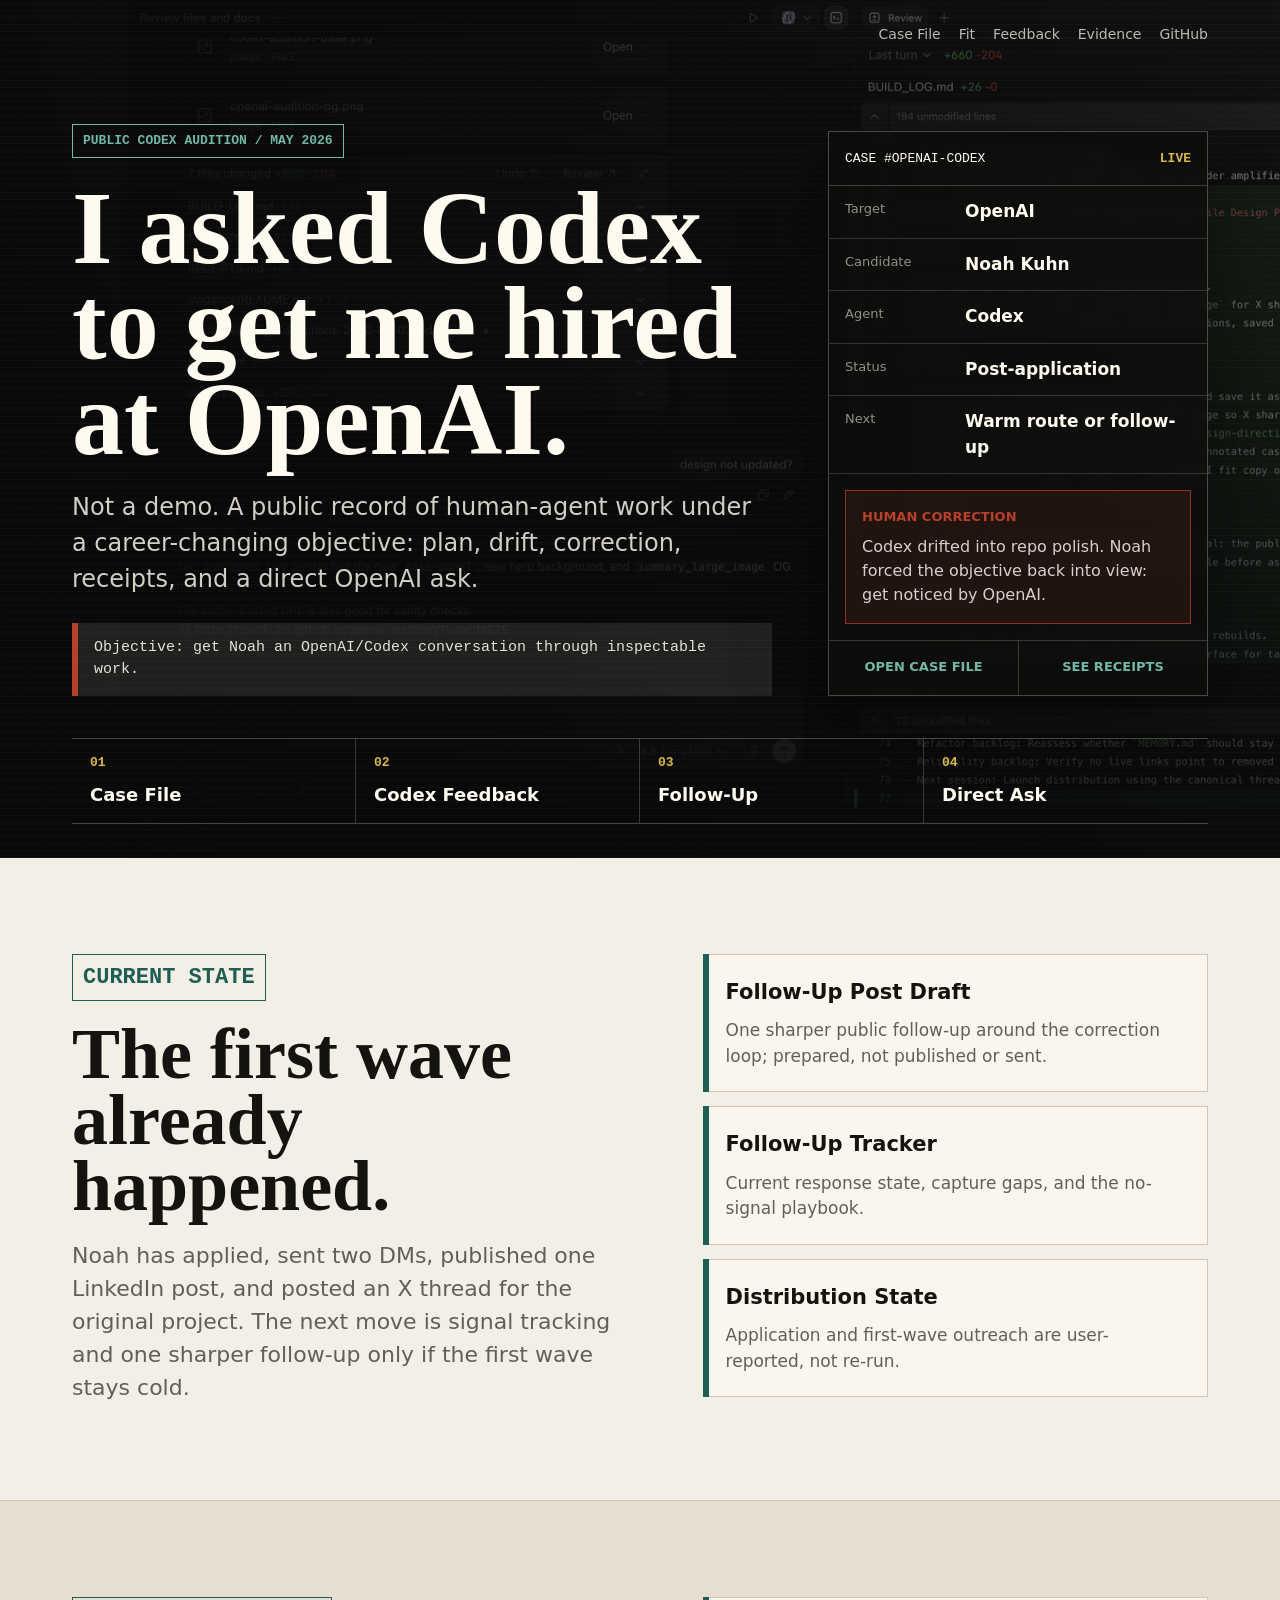
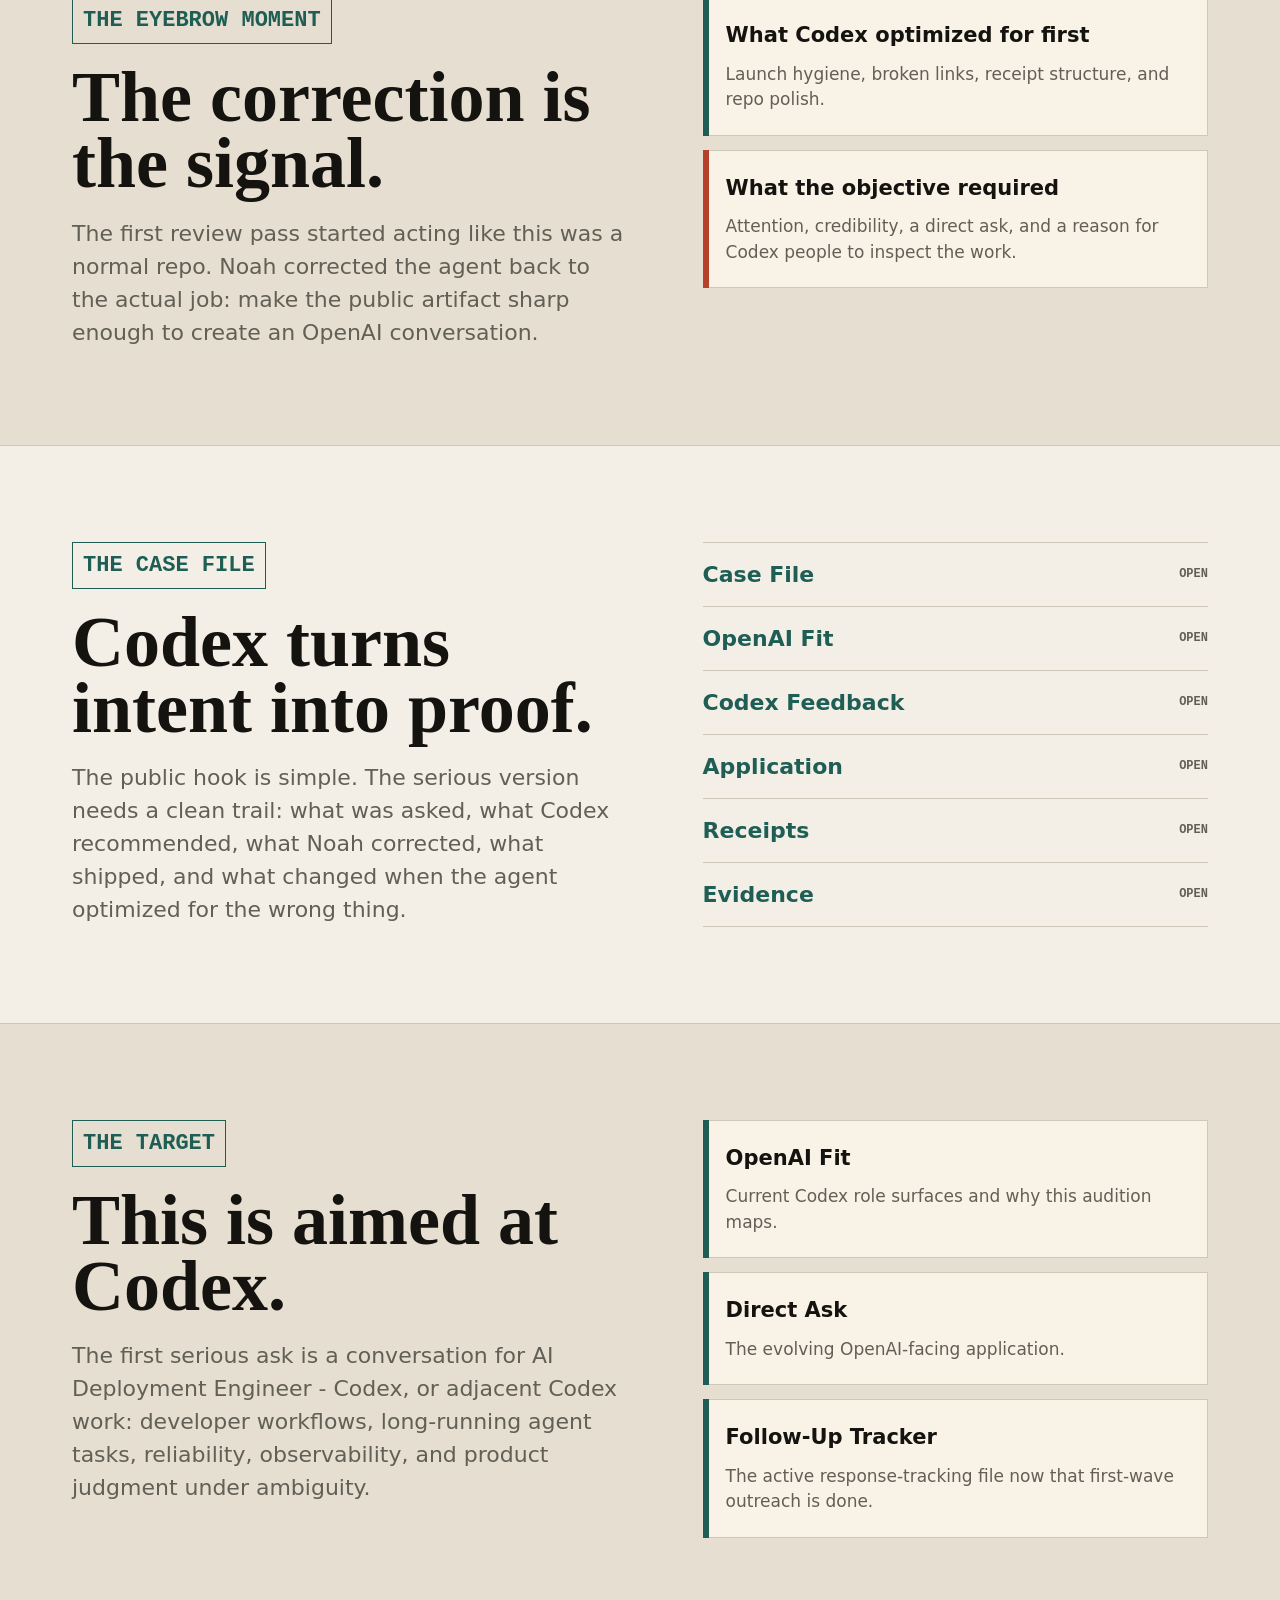
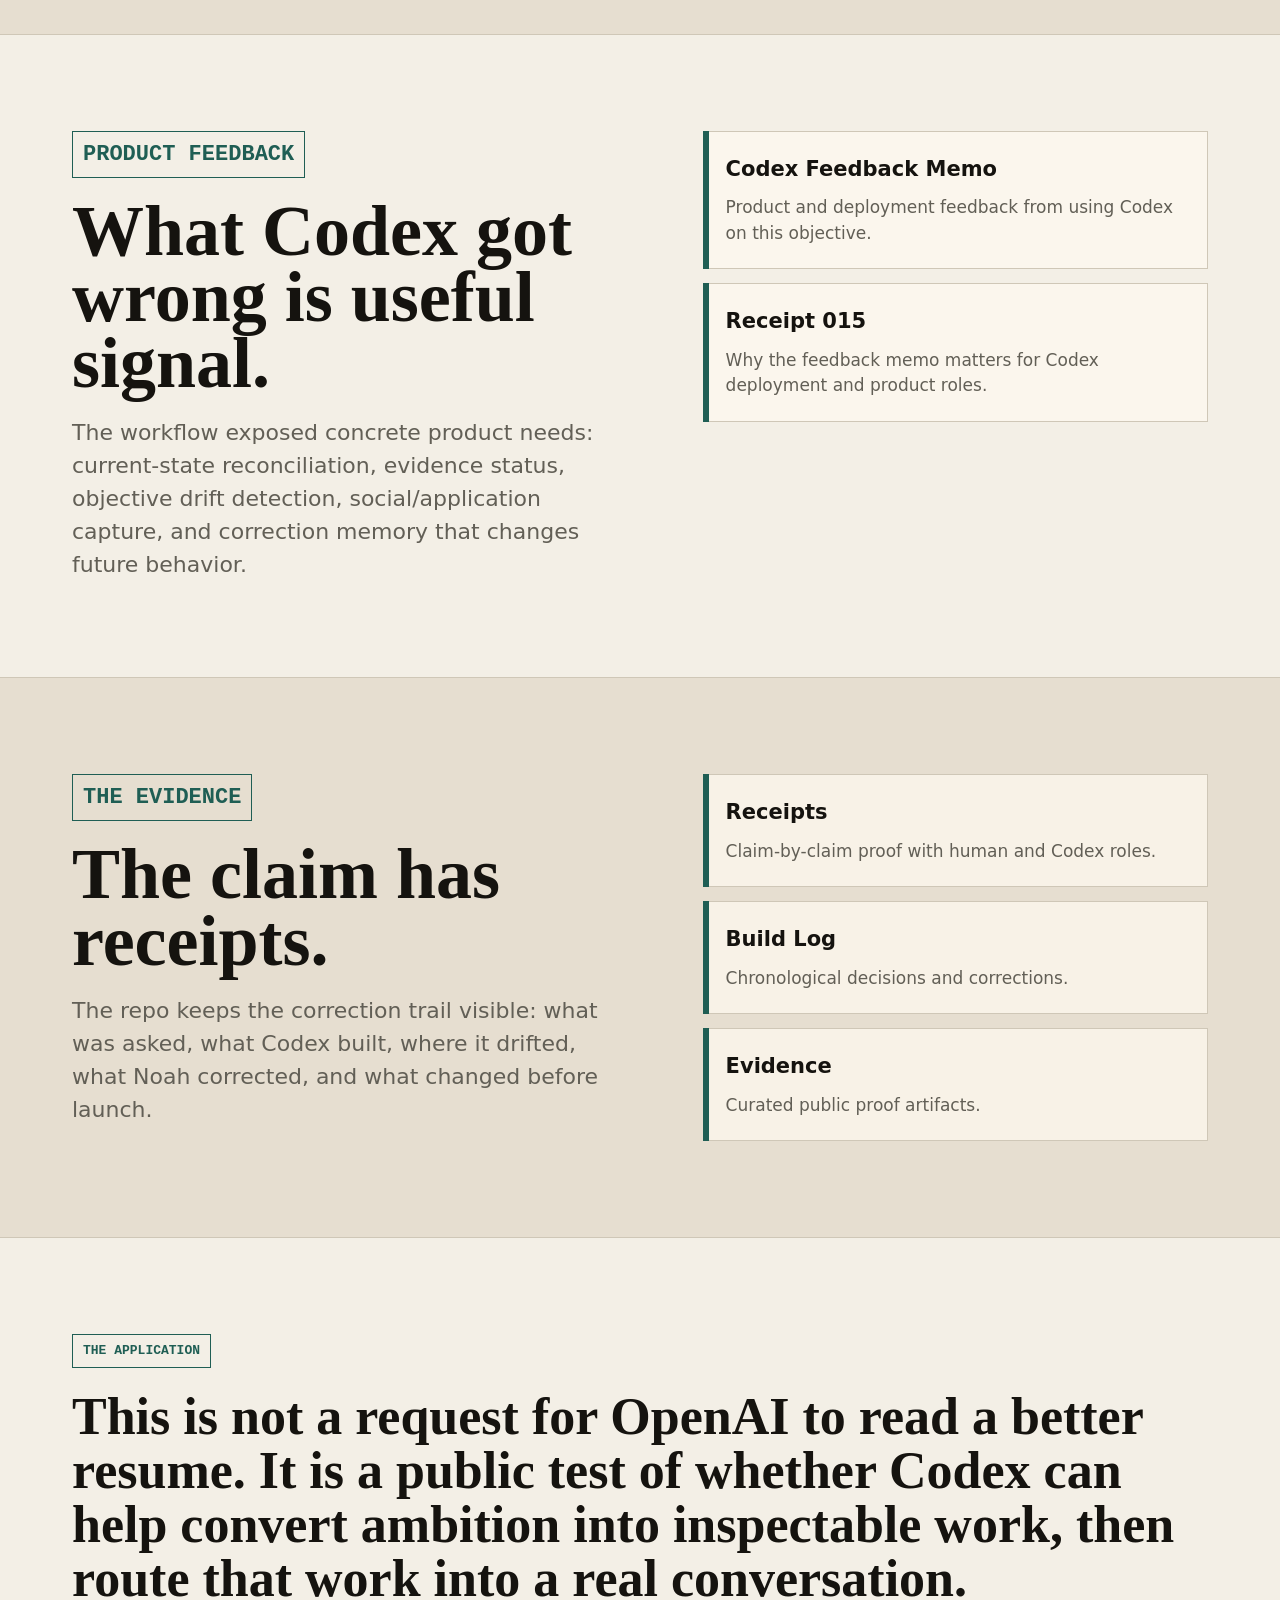
<file: index.html>
<!doctype html>
<html lang="en">
  <head>
    <meta charset="utf-8">
    <meta name="viewport" content="width=device-width, initial-scale=1">
    <title>I Asked Codex To Get Me Hired At OpenAI</title>
    <meta
      name="description"
      content="A live test of Codex as an execution partner on a career-changing objective."
    >
    <link rel="canonical" href="https://noahkuhn.github.io/openai-audition/">
    <meta property="og:title" content="I Asked Codex To Get Me Hired At OpenAI">
    <meta property="og:description" content="A public Codex audition: objective, strategy, rejected ideas, human corrections, receipts, and the OpenAI-facing application.">
    <meta property="og:url" content="https://noahkuhn.github.io/openai-audition/">
    <meta property="og:type" content="website">
    <meta property="og:image" content="https://noahkuhn.github.io/openai-audition/assets/og/openai-audition-og-codex.png">
    <meta property="og:image:width" content="1200">
    <meta property="og:image:height" content="630">
    <meta property="og:image:alt" content="I asked Codex to get me hired at OpenAI. A public Codex audition.">
    <meta name="twitter:card" content="summary_large_image">
    <meta name="twitter:title" content="I Asked Codex To Get Me Hired At OpenAI">
    <meta name="twitter:description" content="A public Codex audition built to turn an impossible-sounding objective into inspectable proof.">
    <meta name="twitter:image" content="https://noahkuhn.github.io/openai-audition/assets/og/openai-audition-og-codex.png">
    <meta name="twitter:image:alt" content="I asked Codex to get me hired at OpenAI. A public Codex audition.">
    <link rel="stylesheet" href="site/styles.css">
  </head>
  <body>
    <header class="hero">
      <nav class="nav" aria-label="Primary">
        <a href="#case-file">Case File</a>
        <a href="#fit">Fit</a>
        <a href="#feedback">Feedback</a>
        <a href="#evidence">Evidence</a>
        <a href="https://github.com/noahkuhn/openai-audition">GitHub</a>
      </nav>

      <div class="hero-layout">
        <div class="hero-copy">
          <p class="kicker">Public Codex audition / May 2026</p>
          <h1>
            <span>I asked Codex</span>
            <span>to get me hired</span>
            <span>at OpenAI.</span>
          </h1>
          <p class="lede">
            Not a demo. A public record of human-agent work under a
            career-changing objective: plan, drift, correction, receipts, and a
            direct OpenAI ask.
          </p>
          <p class="objective-strip">
            Objective: get Noah an OpenAI/Codex conversation through inspectable
            work.
          </p>
        </div>

        <aside class="case-panel" aria-label="Audition case panel">
          <div class="case-panel-header">
            <span>Case #OPENAI-CODEX</span>
            <strong>Live</strong>
          </div>
          <dl>
            <div>
              <dt>Target</dt>
              <dd>OpenAI</dd>
            </div>
            <div>
              <dt>Candidate</dt>
              <dd>Noah Kuhn</dd>
            </div>
            <div>
              <dt>Agent</dt>
              <dd>Codex</dd>
            </div>
            <div>
              <dt>Status</dt>
              <dd>Post-application</dd>
            </div>
            <div>
              <dt>Next</dt>
              <dd>Warm route or follow-up</dd>
            </div>
          </dl>
          <div class="correction-note">
            <span>Human correction</span>
            <p>
              Codex drifted into repo polish. Noah forced the objective back
              into view: get noticed by OpenAI.
            </p>
          </div>
          <div class="case-actions">
            <a href="https://github.com/noahkuhn/openai-audition/blob/main/CASE_FILE.md">Open Case File</a>
            <a href="https://github.com/noahkuhn/openai-audition/blob/main/RECEIPTS.md">See Receipts</a>
          </div>
        </aside>
      </div>

      <div class="evidence-tabs" aria-label="Primary evidence tabs">
        <a href="https://github.com/noahkuhn/openai-audition/blob/main/CASE_FILE.md">
          <span>01</span>
          Case File
        </a>
        <a href="https://github.com/noahkuhn/openai-audition/blob/main/CODEX_FEEDBACK.md">
          <span>02</span>
          Codex Feedback
        </a>
        <a href="https://github.com/noahkuhn/openai-audition/blob/main/launch/follow-up-tracker.md">
          <span>03</span>
          Follow-Up
        </a>
        <a href="https://github.com/noahkuhn/openai-audition/blob/main/APPLICATION.md">
          <span>04</span>
          Direct Ask
        </a>
      </div>
    </header>

    <main>
      <section id="current-state" class="band">
        <div class="section-copy">
          <p class="kicker">Current state</p>
          <h2>The first wave already happened.</h2>
          <p>
            Noah has applied, sent two DMs, published one LinkedIn post, and
            posted an X thread for the original project. The next move is signal
            tracking and one sharper follow-up only if the first wave stays cold.
          </p>
        </div>
        <div class="proof-stack" aria-label="Current state proof">
          <a href="launch/follow-up-post-draft.html">
            <span>Follow-Up Post Draft</span>
            One sharper public follow-up around the correction loop; prepared,
            not published or sent.
          </a>
          <a href="https://github.com/noahkuhn/openai-audition/blob/main/launch/follow-up-tracker.md">
            <span>Follow-Up Tracker</span>
            Current response state, capture gaps, and the no-signal playbook.
          </a>
          <a href="https://github.com/noahkuhn/openai-audition/blob/main/evidence/post-application-distribution-2026-05-05.md">
            <span>Distribution State</span>
            Application and first-wave outreach are user-reported, not re-run.
          </a>
        </div>
      </section>

      <section id="correction" class="band correction-band">
        <div class="section-copy">
          <p class="kicker">The eyebrow moment</p>
          <h2>The correction is the signal.</h2>
          <p>
            The first review pass started acting like this was a normal repo.
            Noah corrected the agent back to the actual job: make the public
            artifact sharp enough to create an OpenAI conversation.
          </p>
        </div>
        <div class="review-board" aria-label="Correction review board">
          <div>
            <span>What Codex optimized for first</span>
            <p>Launch hygiene, broken links, receipt structure, and repo polish.</p>
          </div>
          <div class="marked">
            <span>What the objective required</span>
            <p>Attention, credibility, a direct ask, and a reason for Codex people to inspect the work.</p>
          </div>
        </div>
      </section>

      <section id="case-file" class="band">
        <div class="section-copy">
          <p class="kicker">The case file</p>
          <h2>Codex turns intent into proof.</h2>
          <p>
            The public hook is simple. The serious version needs a clean trail:
            what was asked, what Codex recommended, what Noah corrected, what
            shipped, and what changed when the agent optimized for the wrong
            thing.
          </p>
        </div>
        <div class="artifact-list">
          <a href="https://github.com/noahkuhn/openai-audition/blob/main/CASE_FILE.md">Case File</a>
          <a href="https://github.com/noahkuhn/openai-audition/blob/main/OPENAI_FIT.md">OpenAI Fit</a>
          <a href="https://github.com/noahkuhn/openai-audition/blob/main/CODEX_FEEDBACK.md">Codex Feedback</a>
          <a href="https://github.com/noahkuhn/openai-audition/blob/main/APPLICATION.md">Application</a>
          <a href="https://github.com/noahkuhn/openai-audition/blob/main/RECEIPTS.md">Receipts</a>
          <a href="https://github.com/noahkuhn/openai-audition/tree/main/evidence">Evidence</a>
        </div>
      </section>

      <section id="fit" class="band">
        <div class="section-copy">
          <p class="kicker">The target</p>
          <h2>This is aimed at Codex.</h2>
          <p>
            The first serious ask is a conversation for AI Deployment Engineer -
            Codex, or adjacent Codex work: developer workflows, long-running
            agent tasks, reliability, observability, and product judgment under
            ambiguity.
          </p>
        </div>
        <div class="proof-stack" aria-label="OpenAI fit">
          <a href="https://github.com/noahkuhn/openai-audition/blob/main/OPENAI_FIT.md">
            <span>OpenAI Fit</span>
            Current Codex role surfaces and why this audition maps.
          </a>
          <a href="https://github.com/noahkuhn/openai-audition/blob/main/APPLICATION.md">
            <span>Direct Ask</span>
            The evolving OpenAI-facing application.
          </a>
          <a href="https://github.com/noahkuhn/openai-audition/blob/main/launch/follow-up-tracker.md">
            <span>Follow-Up Tracker</span>
            The active response-tracking file now that first-wave outreach is done.
          </a>
        </div>
      </section>

      <section id="feedback" class="band">
        <div class="section-copy">
          <p class="kicker">Product feedback</p>
          <h2>What Codex got wrong is useful signal.</h2>
          <p>
            The workflow exposed concrete product needs: current-state
            reconciliation, evidence status, objective drift detection,
            social/application capture, and correction memory that changes
            future behavior.
          </p>
        </div>
        <div class="proof-stack" aria-label="Codex product feedback">
          <a href="https://github.com/noahkuhn/openai-audition/blob/main/CODEX_FEEDBACK.md">
            <span>Codex Feedback Memo</span>
            Product and deployment feedback from using Codex on this objective.
          </a>
          <a href="https://github.com/noahkuhn/openai-audition/blob/main/RECEIPTS.md#receipt-015---codex-product-feedback-memo">
            <span>Receipt 015</span>
            Why the feedback memo matters for Codex deployment and product roles.
          </a>
        </div>
      </section>

      <section id="evidence" class="band muted">
        <div class="section-copy">
          <p class="kicker">The evidence</p>
          <h2>The claim has receipts.</h2>
          <p>
            The repo keeps the correction trail visible: what was asked, what
            Codex built, where it drifted, what Noah corrected, and what changed
            before launch.
          </p>
        </div>
        <div class="proof-stack" aria-label="Evidence stack">
          <a href="https://github.com/noahkuhn/openai-audition/blob/main/RECEIPTS.md">
            <span>Receipts</span>
            Claim-by-claim proof with human and Codex roles.
          </a>
          <a href="https://github.com/noahkuhn/openai-audition/blob/main/BUILD_LOG.md">
            <span>Build Log</span>
            Chronological decisions and corrections.
          </a>
          <a href="https://github.com/noahkuhn/openai-audition/tree/main/evidence">
            <span>Evidence</span>
            Curated public proof artifacts.
          </a>
        </div>
      </section>

      <section class="closing">
        <p class="kicker">The application</p>
        <blockquote>
          This is not a request for OpenAI to read a better resume. It is a
          public test of whether Codex can help convert ambition into inspectable
          work, then route that work into a real conversation.
        </blockquote>
      </section>
    </main>
  </body>
</html>
</file>
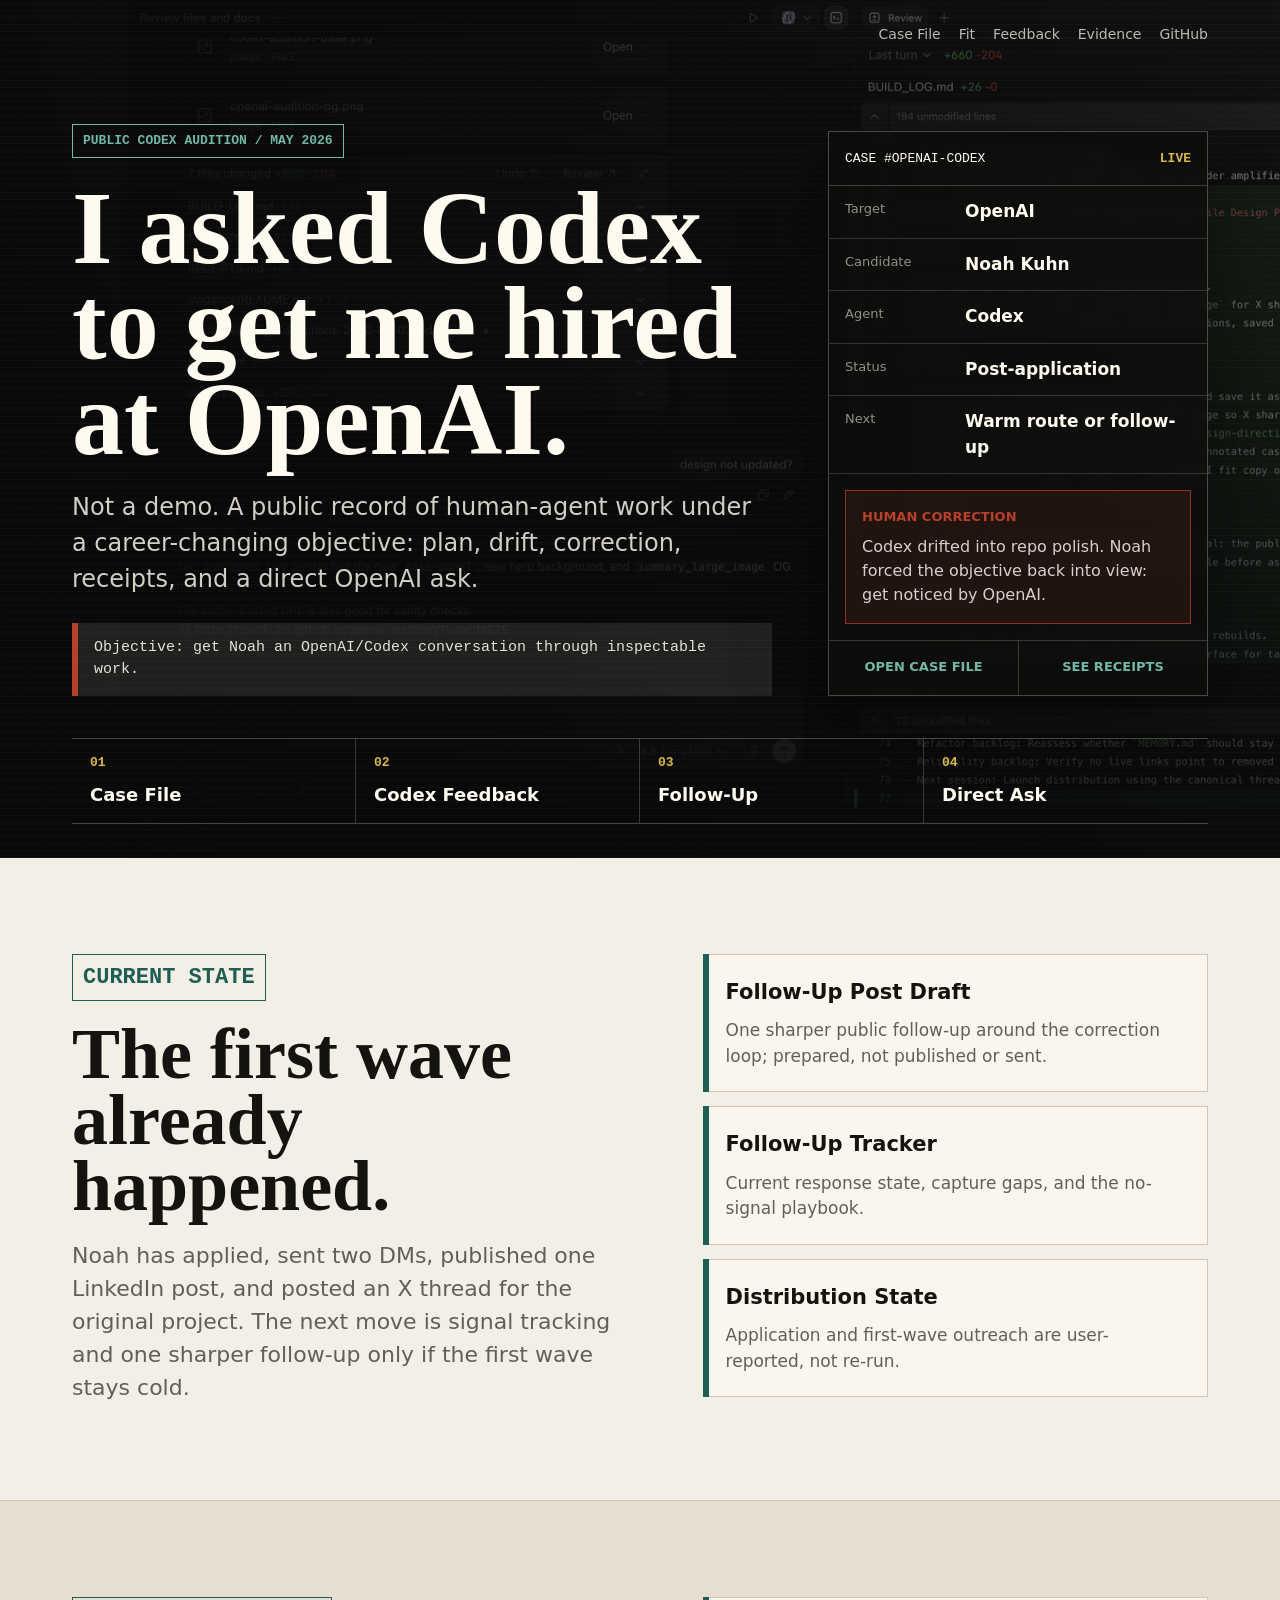
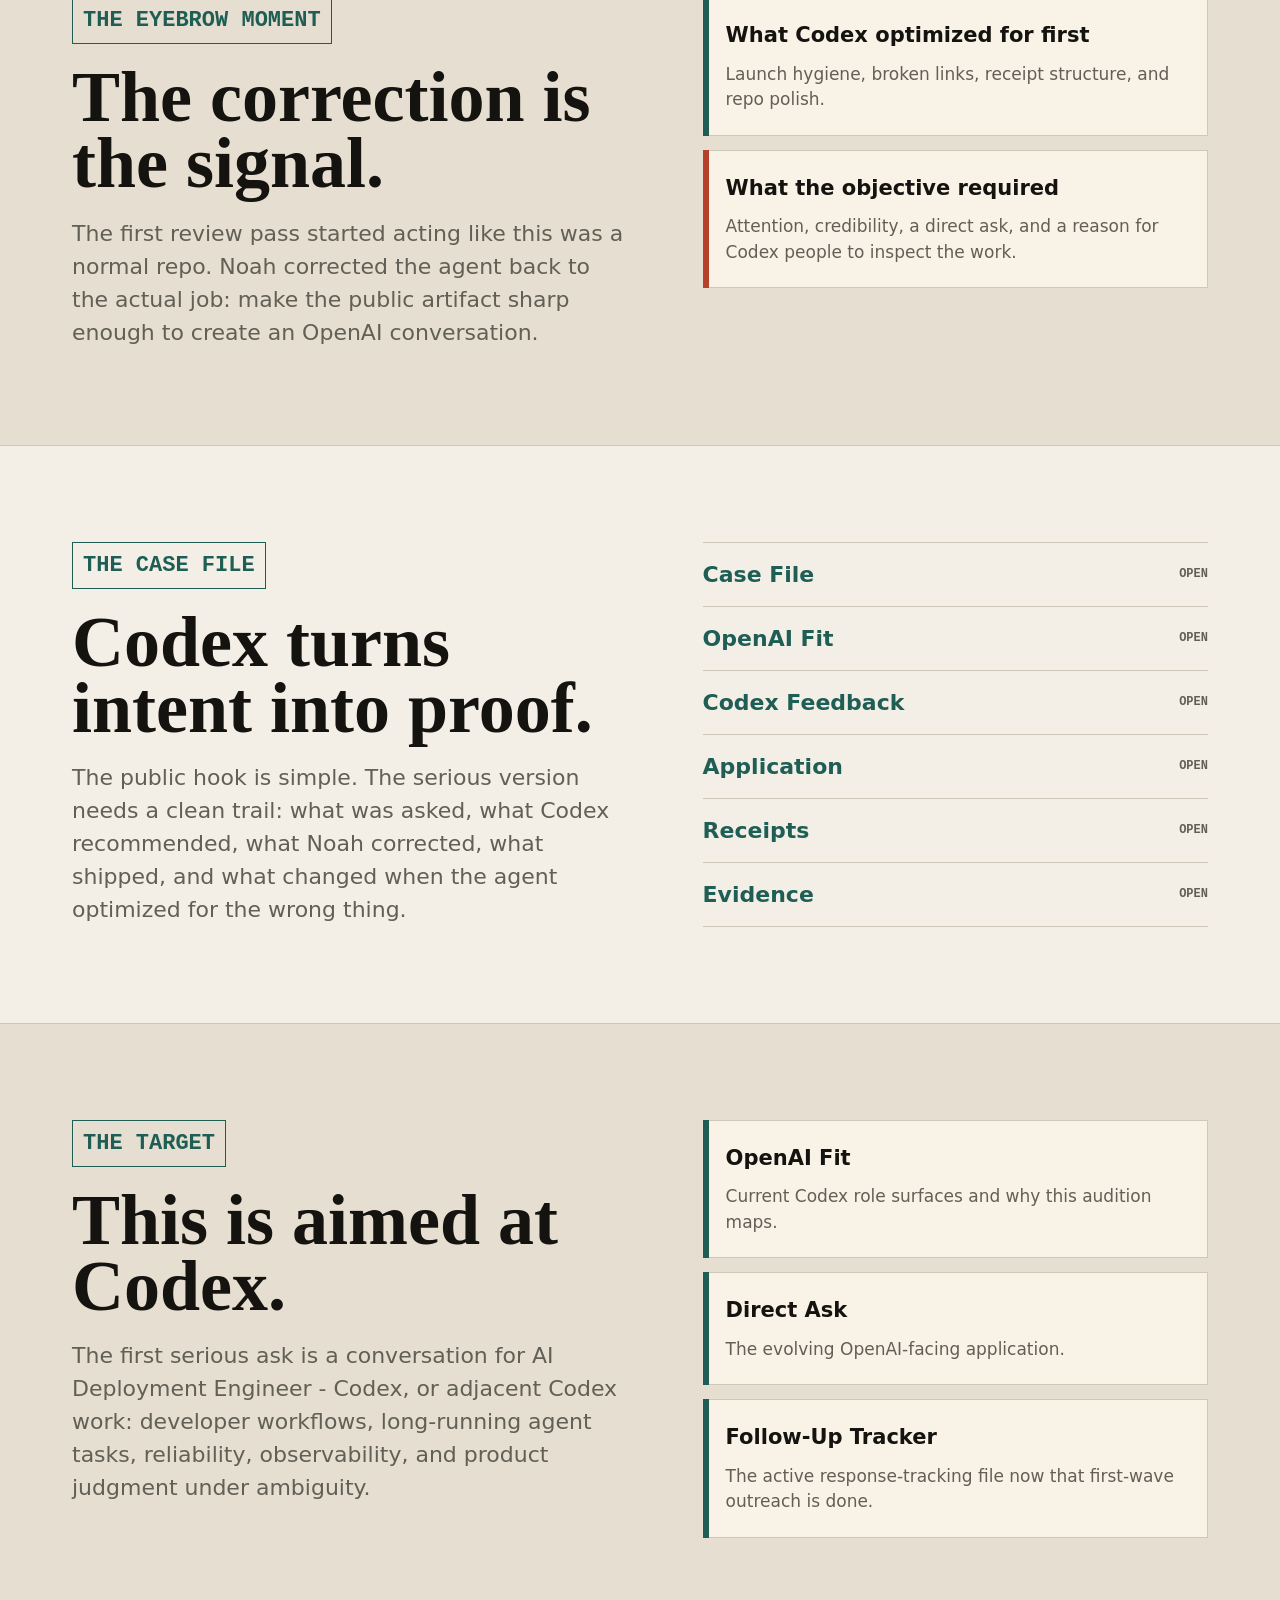
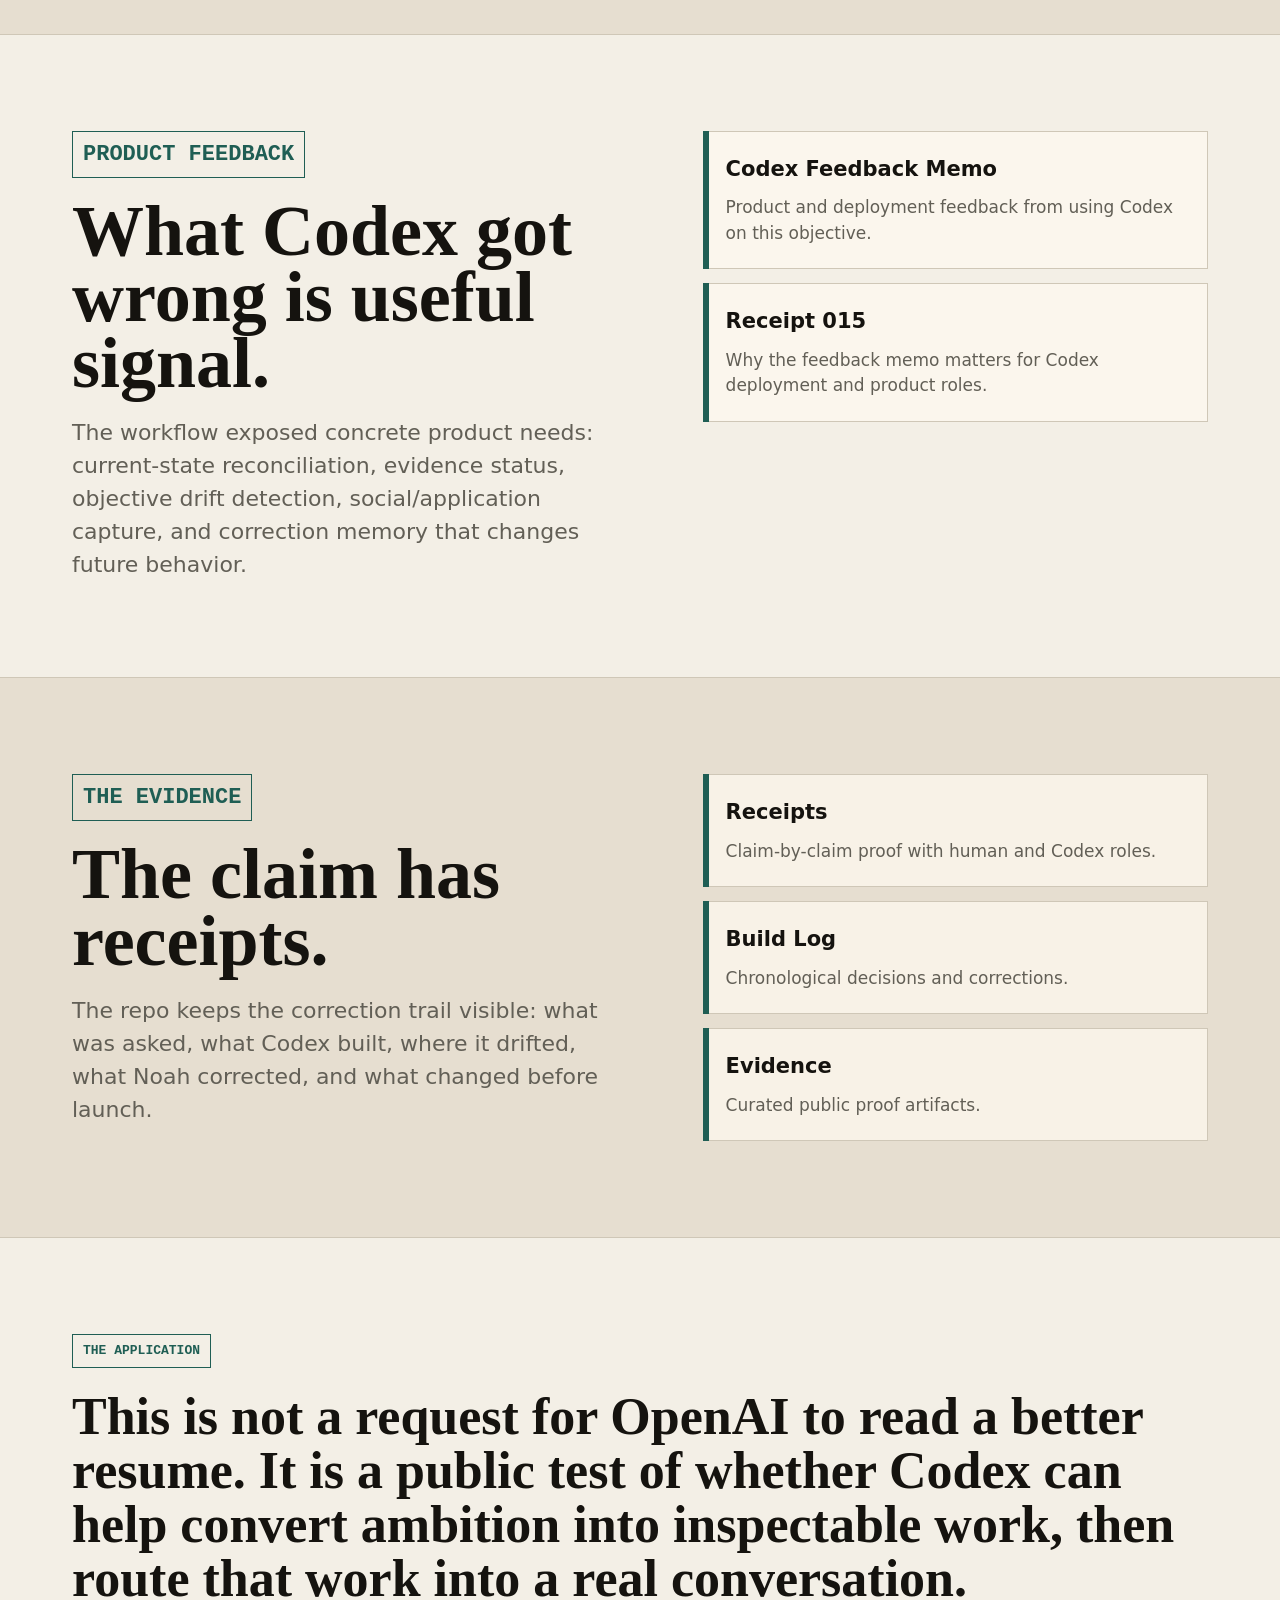
<file: site/index.html>
<!doctype html>
<html lang="en">
  <head>
    <meta charset="utf-8">
    <meta http-equiv="refresh" content="0; url=../index.html">
    <meta name="viewport" content="width=device-width, initial-scale=1">
    <title>I Asked Codex To Get Me Hired At OpenAI</title>
  </head>
  <body>
    <p><a href="../index.html">Open the public audition homepage.</a></p>
  </body>
</html>
</file>
<file: site/styles.css>
:root {
  color-scheme: light;
  --ink: #15130f;
  --paper: #f3efe6;
  --paper-deep: #e6ded0;
  --muted: #625f56;
  --line: #cfc7b7;
  --green: #1f5e54;
  --green-bright: #72b7a8;
  --red: #b5412d;
  --yellow: #d8b84c;
  --white: #fffaf0;
  --charcoal: #0d0e0c;
}

* {
  box-sizing: border-box;
}

html {
  scroll-behavior: smooth;
}

body {
  margin: 0;
  background: var(--paper);
  color: var(--ink);
  font-family:
    "Avenir Next", Avenir, ui-sans-serif, system-ui, -apple-system,
    BlinkMacSystemFont, "Segoe UI", sans-serif;
  line-height: 1.5;
}

a {
  color: inherit;
}

.hero {
  position: relative;
  display: grid;
  align-content: end;
  min-height: 92svh;
  overflow: hidden;
  padding: 28px 72px 34px;
  color: var(--white);
}

.hero::before {
  position: absolute;
  inset: 0;
  content: "";
  background-image:
    linear-gradient(90deg, rgba(7, 8, 7, 0.95) 0%, rgba(7, 8, 7, 0.82) 42%, rgba(7, 8, 7, 0.24) 100%),
    linear-gradient(180deg, rgba(7, 8, 7, 0.25) 0%, rgba(7, 8, 7, 0.78) 100%),
    url("../assets/og/codex-instance-base.png");
  background-position: center;
  background-size: cover;
}

.hero::after {
  position: absolute;
  inset: 0;
  content: "";
  background:
    repeating-linear-gradient(
      0deg,
      rgba(255, 250, 240, 0.025) 0,
      rgba(255, 250, 240, 0.025) 1px,
      transparent 1px,
      transparent 7px
    );
  pointer-events: none;
}

.nav,
.hero-layout,
.evidence-tabs {
  position: relative;
  z-index: 1;
}

.nav {
  position: absolute;
  top: 24px;
  right: 72px;
  left: 72px;
  display: flex;
  flex-wrap: wrap;
  justify-content: flex-end;
  gap: 18px;
  color: rgba(255, 250, 240, 0.72);
  font-size: 14px;
}

.nav a {
  border-bottom: 1px solid transparent;
  text-decoration: none;
}

.nav a:hover {
  border-color: var(--red);
  color: var(--white);
}

.hero-layout {
  display: grid;
  grid-template-columns: minmax(0, 1fr) 380px;
  gap: 56px;
  align-items: end;
  width: min(100%, 1240px);
  margin-top: 96px;
}

.hero-copy {
  display: grid;
  gap: 22px;
  max-width: 820px;
}

.kicker {
  width: max-content;
  max-width: 100%;
  margin: 0;
  border: 1px solid currentColor;
  padding: 6px 10px;
  color: var(--green-bright);
  font-family:
    Menlo, Monaco, Consolas, "Liberation Mono", "Courier New", monospace;
  font-size: 13px;
  font-weight: 800;
  letter-spacing: 0;
  text-transform: uppercase;
}

h1,
h2 {
  margin: 0;
  letter-spacing: 0;
  line-height: 0.92;
}

h1 {
  max-width: 820px;
  color: var(--white);
  font-family:
    Georgia, Cambria, "Times New Roman", Times, serif;
  font-size: 104px;
  font-weight: 900;
}

h1 span {
  display: block;
}

h2 {
  max-width: 820px;
  color: var(--ink);
  font-family:
    Georgia, Cambria, "Times New Roman", Times, serif;
  font-size: 72px;
}

.lede,
.section-copy p {
  max-width: 760px;
  margin: 0;
  color: var(--muted);
  font-size: 22px;
}

.hero .lede {
  max-width: 680px;
  color: rgba(255, 250, 240, 0.82);
  font-size: 24px;
}

.objective-strip {
  max-width: 720px;
  margin: 4px 0 0;
  border-left: 6px solid var(--red);
  background: rgba(243, 239, 230, 0.1);
  padding: 14px 16px;
  color: rgba(255, 250, 240, 0.88);
  font-family:
    Menlo, Monaco, Consolas, "Liberation Mono", "Courier New", monospace;
  font-size: 15px;
}

.case-panel {
  border: 1px solid rgba(255, 250, 240, 0.26);
  background: rgba(13, 14, 12, 0.78);
  box-shadow: 0 24px 80px rgba(0, 0, 0, 0.38);
  backdrop-filter: blur(6px);
}

.case-panel-header {
  display: flex;
  min-height: 54px;
  align-items: center;
  justify-content: space-between;
  border-bottom: 1px solid rgba(255, 250, 240, 0.2);
  padding: 0 16px;
  font-family:
    Menlo, Monaco, Consolas, "Liberation Mono", "Courier New", monospace;
  font-size: 13px;
  text-transform: uppercase;
}

.case-panel-header strong {
  color: var(--yellow);
}

dl {
  margin: 0;
}

.case-panel dl {
  display: grid;
}

.case-panel dl div {
  display: grid;
  grid-template-columns: 120px 1fr;
  min-height: 52px;
  border-bottom: 1px solid rgba(255, 250, 240, 0.16);
  padding: 13px 16px;
}

dt,
dd {
  margin: 0;
}

.case-panel dt {
  color: rgba(255, 250, 240, 0.55);
  font-size: 13px;
}

.case-panel dd {
  color: var(--white);
  font-size: 17px;
  font-weight: 800;
}

.correction-note {
  display: grid;
  gap: 8px;
  margin: 16px;
  border: 1px solid rgba(181, 65, 45, 0.72);
  background: rgba(181, 65, 45, 0.12);
  padding: 16px;
}

.correction-note span {
  color: var(--red);
  font-size: 13px;
  font-weight: 900;
  text-transform: uppercase;
}

.correction-note p {
  margin: 0;
  color: rgba(255, 250, 240, 0.82);
  font-size: 16px;
}

.case-actions {
  display: grid;
  grid-template-columns: 1fr 1fr;
  border-top: 1px solid rgba(255, 250, 240, 0.18);
}

.case-actions a {
  min-height: 54px;
  padding: 16px;
  color: var(--green-bright);
  font-size: 13px;
  font-weight: 900;
  text-align: center;
  text-decoration: none;
  text-transform: uppercase;
}

.case-actions a + a {
  border-left: 1px solid rgba(255, 250, 240, 0.18);
}

.case-actions a:hover,
.evidence-tabs a:hover {
  background: rgba(255, 250, 240, 0.1);
  color: var(--white);
}

.evidence-tabs {
  display: grid;
  grid-template-columns: repeat(4, minmax(0, 1fr));
  width: min(100%, 1180px);
  margin-top: 42px;
  border-top: 1px solid rgba(255, 250, 240, 0.24);
  border-bottom: 1px solid rgba(255, 250, 240, 0.24);
}

.evidence-tabs a {
  display: grid;
  gap: 8px;
  min-height: 84px;
  align-content: center;
  border-right: 1px solid rgba(255, 250, 240, 0.2);
  padding: 14px 18px;
  color: var(--white);
  font-size: 18px;
  font-weight: 900;
  text-decoration: none;
}

.evidence-tabs a:last-child {
  border-right: 0;
}

.evidence-tabs span {
  color: var(--yellow);
  font-family:
    Menlo, Monaco, Consolas, "Liberation Mono", "Courier New", monospace;
  font-size: 13px;
}

.band {
  display: grid;
  grid-template-columns: minmax(0, 1.05fr) minmax(300px, 0.95fr);
  gap: 72px;
  padding: 96px 72px;
  border-bottom: 1px solid var(--line);
}

.band:nth-of-type(even) {
  background: var(--paper-deep);
}

.section-copy {
  display: grid;
  align-content: start;
  gap: 20px;
}

.section-copy .kicker,
.closing .kicker {
  color: var(--green);
}

.review-board,
.proof-stack {
  display: grid;
  gap: 14px;
  align-content: start;
}

.review-board div,
.proof-stack a {
  position: relative;
  display: grid;
  gap: 10px;
  border: 1px solid var(--line);
  background: rgba(255, 250, 240, 0.72);
  padding: 22px;
  color: var(--muted);
  text-decoration: none;
}

.review-board div::before,
.proof-stack a::before {
  position: absolute;
  top: -1px;
  left: -1px;
  width: 6px;
  height: calc(100% + 2px);
  background: var(--green);
  content: "";
}

.review-board .marked::before {
  background: var(--red);
}

.review-board span,
.proof-stack span {
  color: var(--ink);
  font-size: 21px;
  font-weight: 900;
}

.review-board p,
.proof-stack a {
  font-size: 17px;
}

.review-board p {
  margin: 0;
}

.artifact-list {
  display: grid;
  align-content: start;
  border-top: 1px solid var(--line);
}

.artifact-list a {
  display: flex;
  min-height: 64px;
  align-items: center;
  justify-content: space-between;
  border-bottom: 1px solid var(--line);
  color: var(--green);
  font-size: 22px;
  font-weight: 900;
  text-decoration: none;
}

.artifact-list a::after {
  content: "Open";
  color: var(--muted);
  font-family:
    Menlo, Monaco, Consolas, "Liberation Mono", "Courier New", monospace;
  font-size: 12px;
  font-weight: 800;
  text-transform: uppercase;
}

.artifact-list a:hover,
.proof-stack a:hover {
  color: var(--red);
}

blockquote {
  max-width: 1180px;
  margin: 0;
  color: var(--ink);
  font-family:
    Georgia, Cambria, "Times New Roman", Times, serif;
  font-size: 52px;
  font-weight: 900;
  line-height: 1.04;
}

.closing {
  display: grid;
  gap: 22px;
  padding: 96px 72px;
}

@media (max-width: 1100px) {
  .hero {
    padding-right: 40px;
    padding-left: 40px;
  }

  .nav {
    right: 40px;
    left: 40px;
  }

  .hero-layout,
  .band {
    grid-template-columns: 1fr;
  }

  .case-panel {
    max-width: 620px;
  }

  h1 {
    font-size: 82px;
  }

  h2 {
    font-size: 58px;
  }
}

@media (max-width: 720px) {
  .hero {
    min-height: auto;
    padding: 94px 20px 28px;
  }

  .hero::before {
    background-position: 62% center;
  }

  .nav {
    top: 18px;
    right: 20px;
    left: 20px;
    justify-content: flex-start;
    gap: 10px 14px;
    font-size: 13px;
  }

  .hero-layout {
    gap: 28px;
    margin-top: 0;
  }

  h1 {
    font-size: 42px;
  }

  h2 {
    font-size: 40px;
  }

  .hero .lede,
  .lede,
  .section-copy p {
    font-size: 17px;
  }

  .objective-strip {
    font-size: 13px;
  }

  .case-actions {
    grid-template-columns: 1fr;
  }

  .case-panel dl {
    display: none;
  }

  .correction-note {
    margin: 12px;
    padding: 13px;
  }

  .evidence-tabs {
    display: none;
  }

  .evidence-tabs a {
    min-height: 66px;
    border-right: 0;
    border-bottom: 1px solid rgba(255, 250, 240, 0.2);
  }

  .evidence-tabs a:last-child {
    border-bottom: 0;
  }

  .band,
  .closing {
    padding: 58px 20px;
  }

  .artifact-list a {
    font-size: 19px;
  }

  blockquote {
    font-size: 32px;
  }
}
</file>
